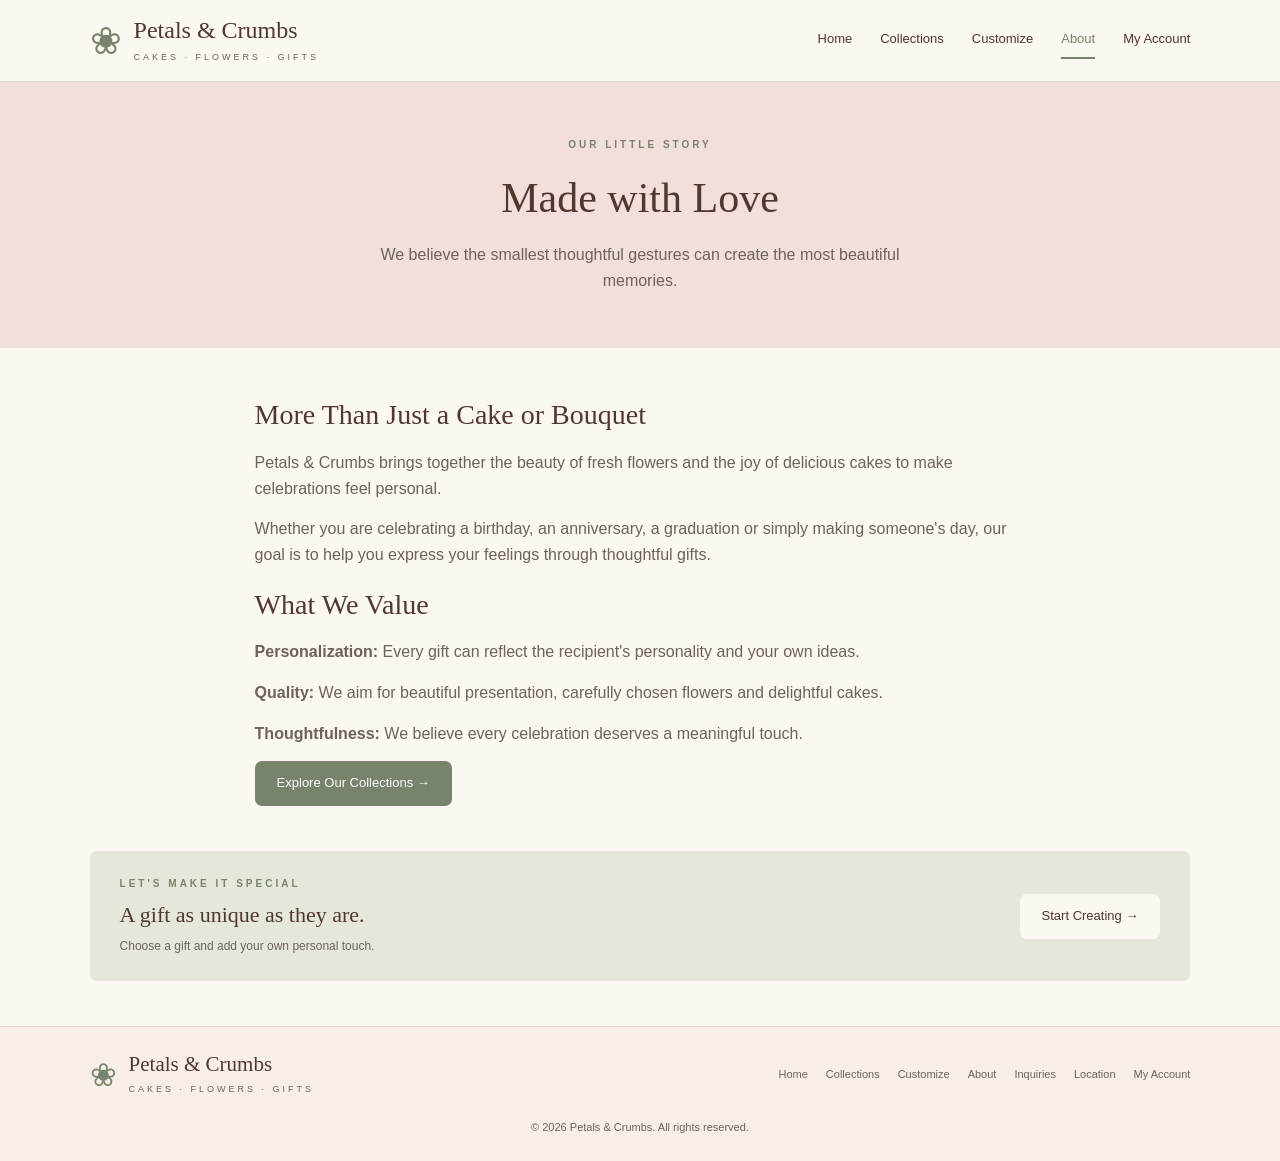
<file: about.html>
<!DOCTYPE html>
<html lang="en">
<head>
  <meta charset="UTF-8">
  <meta name="viewport" content="width=device-width, initial-scale=1.0">
  <title>About Us | Petals &amp; Crumbs</title>
  <link rel="stylesheet" href="css/style.css">
  <script src="js/script.js" defer></script>
</head>
<body>
<header class="site-header">
  <a class="brand" href="index.html"><span class="brand-flower" aria-hidden="true">❀</span><span><span class="brand-name">Petals &amp; Crumbs</span><span class="brand-tagline">CAKES · FLOWERS · GIFTS</span></span></a>
  <button class="menu-toggle" aria-label="Toggle navigation" aria-expanded="false">☰</button>
  <nav class="navigation" aria-label="Main navigation"><a href="index.html">Home</a><a href="collections.html">Collections</a><a href="customize.html">Customize</a><a class="active" href="about.html">About</a><a href="login.html">My Account</a></nav>
</header>
<main>
  <section class="page-intro"><p class="eyebrow">OUR LITTLE STORY</p><h1>Made with Love</h1><p>We believe the smallest thoughtful gestures can create the most beautiful memories.</p></section>
  <section class="content-section">
    <h2>More Than Just a Cake or Bouquet</h2>
    <p>Petals &amp; Crumbs brings together the beauty of fresh flowers and the joy of delicious cakes to make celebrations feel personal.</p>
    <p>Whether you are celebrating a birthday, an anniversary, a graduation or simply making someone's day, our goal is to help you express your feelings through thoughtful gifts.</p>
    <h2>What We Value</h2>
    <p><strong>Personalization:</strong> Every gift can reflect the recipient's personality and your own ideas.</p>
    <p><strong>Quality:</strong> We aim for beautiful presentation, carefully chosen flowers and delightful cakes.</p>
    <p><strong>Thoughtfulness:</strong> We believe every celebration deserves a meaningful touch.</p>
    <a class="button button-green" href="collections.html">Explore Our Collections →</a>
  </section>
  <section class="occasion-banner"><div><p class="eyebrow">LET'S MAKE IT SPECIAL</p><h2>A gift as unique as they are.</h2><p>Choose a gift and add your own personal touch.</p></div><a class="button button-light" href="customize.html">Start Creating →</a></section>
</main>
<footer class="site-footer">
  <a class="brand footer-brand" href="index.html"><span class="brand-flower" aria-hidden="true">❀</span><span><span class="brand-name">Petals &amp; Crumbs</span><span class="brand-tagline">CAKES · FLOWERS · GIFTS</span></span></a>
  <div class="footer-links"><a href="index.html">Home</a><a href="collections.html">Collections</a><a href="customize.html">Customize</a><a href="about.html">About</a><a href="feedback.html">Inquiries</a><a href="https://www.google.com/maps/search/?api=1&amp;query=Petals%20%26%20Crumbs" target="_blank" rel="noopener noreferrer">Location</a><a href="login.html">My Account</a></div>
  <p class="copyright">© <span id="year">2026</span> Petals &amp; Crumbs. All rights reserved.</p>
</footer>
</body>
</html>
</file>
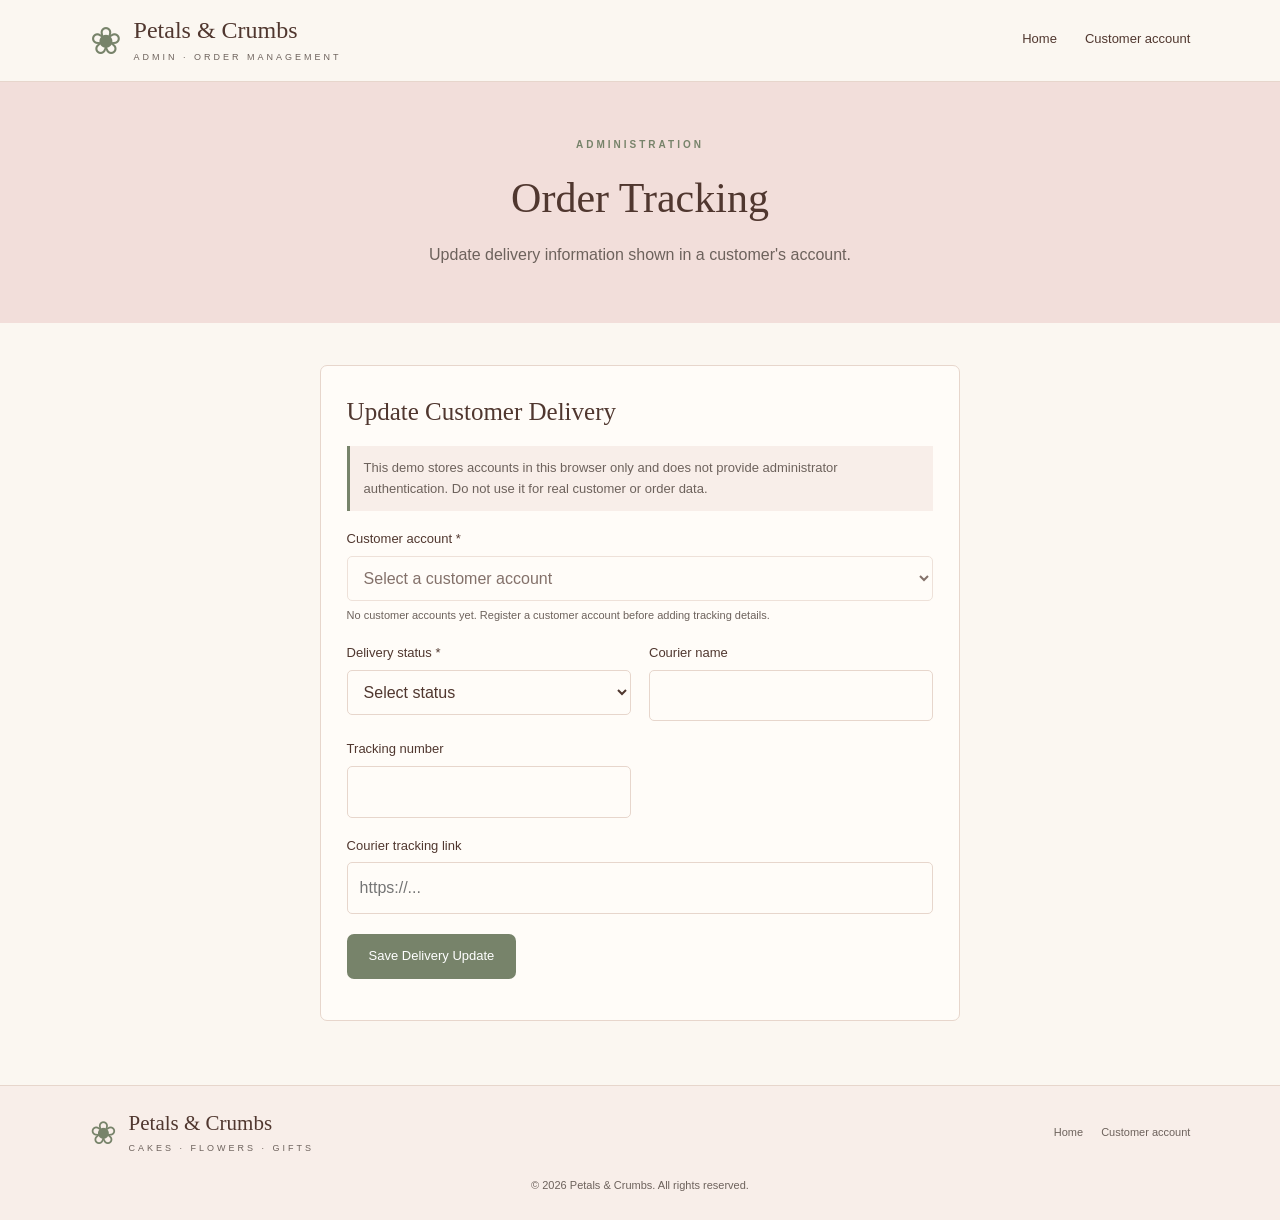
<file: admin.html>
<!DOCTYPE html>
<html lang="en">
<head>
  <meta charset="UTF-8">
  <meta name="viewport" content="width=device-width, initial-scale=1.0">
  <title>Admin Order Tracking | Petals &amp; Crumbs</title>
  <link rel="stylesheet" href="css/style.css">
  <script src="js/script.js" defer></script>
</head>
<body>
<header class="site-header">
  <a class="brand" href="index.html"><span class="brand-flower" aria-hidden="true">❀</span><span><span class="brand-name">Petals &amp; Crumbs</span><span class="brand-tagline">ADMIN · ORDER MANAGEMENT</span></span></a>
  <button class="menu-toggle" aria-label="Toggle navigation" aria-expanded="false">☰</button>
  <nav class="navigation" aria-label="Main navigation"><a href="index.html">Home</a><a href="settings.html">Customer account</a></nav>
</header>
<main>
  <section class="page-intro"><p class="eyebrow">ADMINISTRATION</p><h1>Order Tracking</h1><p>Update delivery information shown in a customer's account.</p></section>
  <section class="account-area">
    <div class="account-panel">
      <h2>Update Customer Delivery</h2>
      <p class="account-note">This demo stores accounts in this browser only and does not provide administrator authentication. Do not use it for real customer or order data.</p>
      <form id="adminTrackingForm">
        <div class="form-grid">
          <div class="form-field full-width"><label for="trackingAccount">Customer account *</label><select id="trackingAccount" name="account" required aria-describedby="trackingAccountHelp"><option value="">Select a customer account</option></select><small id="trackingAccountHelp">Choose the customer whose delivery details you want to update.</small></div>
          <div class="form-field"><label for="adminTrackingStatus">Delivery status *</label><select id="adminTrackingStatus" name="status" required><option value="">Select status</option><option>Order received</option><option>Preparing</option><option>Dispatched</option><option>Out for delivery</option><option>Delivered</option></select></div>
          <div class="form-field"><label for="adminTrackingCarrier">Courier name</label><input type="text" id="adminTrackingCarrier" name="carrier" autocomplete="off"></div>
          <div class="form-field"><label for="adminTrackingNumber">Tracking number</label><input type="text" id="adminTrackingNumber" name="trackingNumber" autocomplete="off"></div>
          <div class="form-field full-width"><label for="adminTrackingUrl">Courier tracking link</label><input type="url" id="adminTrackingUrl" name="url" placeholder="https://..." inputmode="url" autocomplete="url"></div>
        </div>
        <button class="button button-green form-submit" type="submit">Save Delivery Update</button>
        <p id="adminTrackingMessage" class="form-message" role="status" aria-live="polite"></p>
      </form>
    </div>
  </section>
</main>
<footer class="site-footer">
  <a class="brand footer-brand" href="index.html"><span class="brand-flower" aria-hidden="true">❀</span><span><span class="brand-name">Petals &amp; Crumbs</span><span class="brand-tagline">CAKES · FLOWERS · GIFTS</span></span></a>
  <div class="footer-links"><a href="index.html">Home</a><a href="settings.html">Customer account</a></div>
  <p class="copyright">© <span id="year">2026</span> Petals &amp; Crumbs. All rights reserved.</p>
</footer>
</body>
</html>
</file>
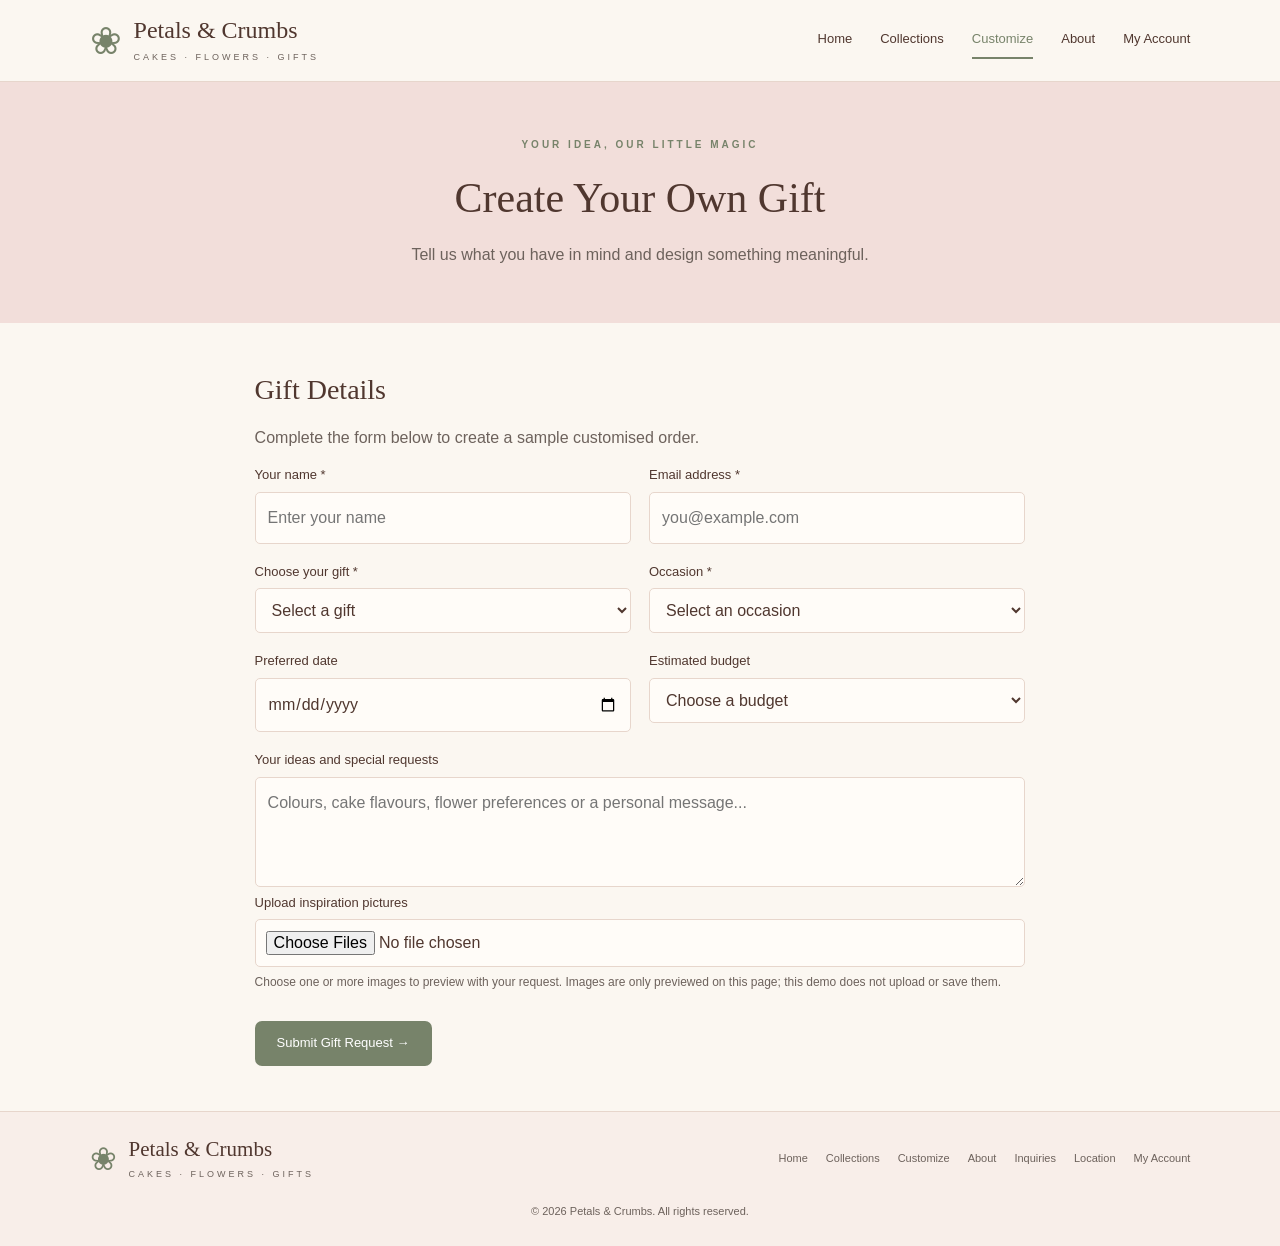
<file: customize.html>
<!DOCTYPE html>
<html lang="en">
<head>
  <meta charset="UTF-8">
  <meta name="viewport" content="width=device-width, initial-scale=1.0">
  <title>Customize Your Gift | Petals &amp; Crumbs</title>
  <link rel="stylesheet" href="css/style.css">
  <script src="js/script.js" defer></script>
</head>
<body>
<header class="site-header">
  <a class="brand" href="index.html"><span class="brand-flower" aria-hidden="true">❀</span><span><span class="brand-name">Petals &amp; Crumbs</span><span class="brand-tagline">CAKES · FLOWERS · GIFTS</span></span></a>
  <button class="menu-toggle" aria-label="Toggle navigation" aria-expanded="false">☰</button>
  <nav class="navigation" aria-label="Main navigation"><a href="index.html">Home</a><a href="collections.html">Collections</a><a class="active" href="customize.html">Customize</a><a href="about.html">About</a><a href="login.html">My Account</a></nav>
</header>
<main>
  <section class="page-intro"><p class="eyebrow">YOUR IDEA, OUR LITTLE MAGIC</p><h1>Create Your Own Gift</h1><p>Tell us what you have in mind and design something meaningful.</p></section>
  <section class="content-section">
    <h2>Gift Details</h2><p>Complete the form below to create a sample customised order.</p>
    <form id="giftForm">
      <div class="form-grid">
        <div class="form-field"><label for="customerName">Your name *</label><input type="text" id="customerName" name="customerName" placeholder="Enter your name" required></div>
        <div class="form-field"><label for="email">Email address *</label><input type="email" id="email" name="email" placeholder="you@example.com" required></div>
        <div class="form-field"><label for="giftType">Choose your gift *</label><select id="giftType" name="giftType" required><option value="">Select a gift</option><optgroup label="Cakes"><option value="Petite Vanilla Cake — RM48">Petite Vanilla Cake — RM48</option><option value="Chocolate Fudge Cake — RM75">Chocolate Fudge Cake — RM75</option><option value="Berry Celebration Cake — RM110">Berry Celebration Cake — RM110</option><option value="Custom Celebration Cake — RM155">Custom Celebration Cake — RM155</option><option value="Signature Decorated Cake — RM200">Signature Decorated Cake — RM200</option><option value="Lemon Drizzle Cake — RM55">Lemon Drizzle Cake — RM55</option><option value="Classic Red Velvet Cake — RM90">Classic Red Velvet Cake — RM90</option><option value="Matcha Cream Cake — RM125">Matcha Cream Cake — RM125</option><option value="Salted Caramel Layer Cake — RM175">Salted Caramel Layer Cake — RM175</option><option value="Tropical Fruit Cake — RM185">Tropical Fruit Cake — RM185</option></optgroup><optgroup label="Flower Bouquets"><option value="Petite Posy — RM45">Petite Posy — RM45</option><option value="Pastel Garden Bouquet — RM70">Pastel Garden Bouquet — RM70</option><option value="Rose &amp; Lily Bouquet — RM105">Rose &amp; Lily Bouquet — RM105</option><option value="Romantic Rose Bouquet — RM150">Romantic Rose Bouquet — RM150</option><option value="Grand Celebration Bouquet — RM200">Grand Celebration Bouquet — RM200</option><option value="Daisy Daydream — RM55">Daisy Daydream — RM55</option><option value="Sunshine Sunflowers — RM85">Sunshine Sunflowers — RM85</option><option value="Blush Peony Bouquet — RM120">Blush Peony Bouquet — RM120</option><option value="Orchid Elegance — RM175">Orchid Elegance — RM175</option><option value="Wildflower Meadow — RM185">Wildflower Meadow — RM185</option></optgroup><optgroup label="Gifts"><option value="Gift Box">Gift Box — from RM120</option><option value="Cake and Flowers">Cake &amp; Flowers — custom quote</option></optgroup></select></div>
        <div class="form-field"><label for="occasion">Occasion *</label><select id="occasion" name="occasion" required><option value="">Select an occasion</option><option>Birthday</option><option>Anniversary</option><option>Graduation</option><option>Wedding</option><option>Thank You</option><option>Just Because</option></select></div>
        <div class="form-field"><label for="date">Preferred date</label><input type="date" id="date" name="date"></div>
        <div class="form-field"><label for="budget">Estimated budget</label><select id="budget" name="budget"><option value="">Choose a budget</option><option>Below RM50</option><option>RM50–RM100</option><option>RM101–RM200</option><option>Above RM200</option></select></div>
        <div class="form-field full-width"><label for="message">Your ideas and special requests</label><textarea id="message" name="message" placeholder="Colours, cake flavours, flower preferences or a personal message..."></textarea><label for="inspirationImages">Upload inspiration pictures</label><input type="file" id="inspirationImages" name="inspirationImages" accept="image/*" multiple aria-describedby="imageUploadHelp"><small id="imageUploadHelp">Choose one or more images to preview with your request. Images are only previewed on this page; this demo does not upload or save them.</small><div id="imagePreviews" class="image-preview-grid" aria-live="polite" aria-label="Selected image previews"></div></div>
      </div>
      <button type="submit" class="button button-green form-submit">Submit Gift Request →</button>
    </form>
  </section>
</main>
<footer class="site-footer">
  <a class="brand footer-brand" href="index.html"><span class="brand-flower" aria-hidden="true">❀</span><span><span class="brand-name">Petals &amp; Crumbs</span><span class="brand-tagline">CAKES · FLOWERS · GIFTS</span></span></a>
  <div class="footer-links"><a href="index.html">Home</a><a href="collections.html">Collections</a><a href="customize.html">Customize</a><a href="about.html">About</a><a href="feedback.html">Inquiries</a><a href="https://www.google.com/maps/search/?api=1&amp;query=Petals%20%26%20Crumbs" target="_blank" rel="noopener noreferrer">Location</a><a href="login.html">My Account</a></div>
  <p class="copyright">© <span id="year">2026</span> Petals &amp; Crumbs. All rights reserved.</p>
</footer>
</body>
</html>
</file>
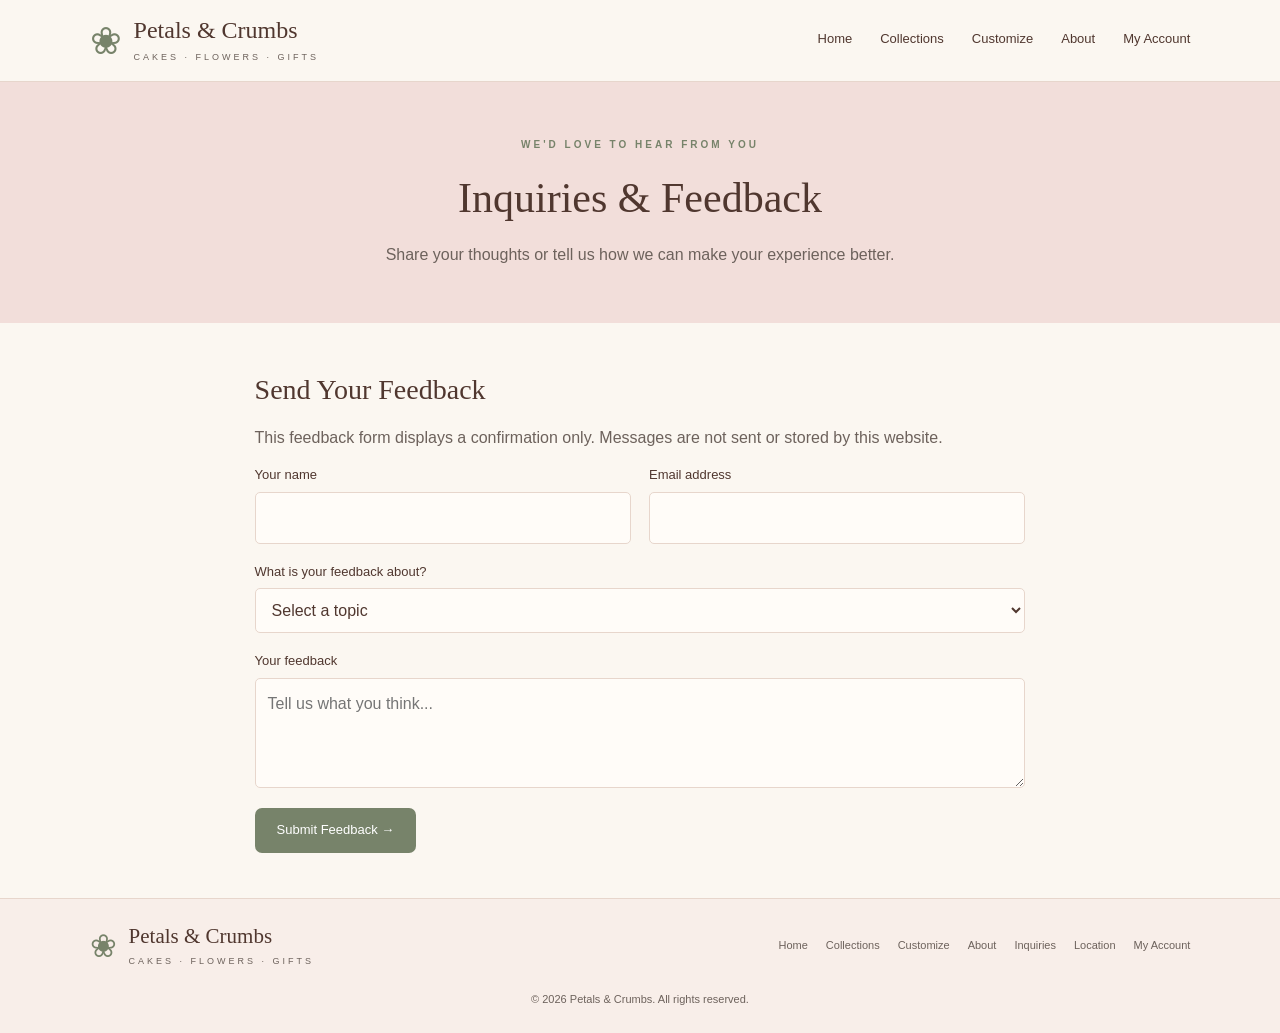
<file: feedback.html>
<!DOCTYPE html>
<html lang="en">
<head>
  <meta charset="UTF-8">
  <meta name="viewport" content="width=device-width, initial-scale=1.0">
  <title>Inquiries &amp; Feedback | Petals &amp; Crumbs</title>
  <link rel="stylesheet" href="css/style.css">
  <script src="js/script.js" defer></script>
</head>
<body>
<header class="site-header">
  <a class="brand" href="index.html"><span class="brand-flower" aria-hidden="true">❀</span><span><span class="brand-name">Petals &amp; Crumbs</span><span class="brand-tagline">CAKES · FLOWERS · GIFTS</span></span></a>
  <button class="menu-toggle" aria-label="Toggle navigation" aria-expanded="false">☰</button>
  <nav class="navigation" aria-label="Main navigation"><a href="index.html">Home</a><a href="collections.html">Collections</a><a href="customize.html">Customize</a><a href="about.html">About</a><a href="login.html">My Account</a></nav>
</header>
<main>
  <section class="page-intro"><p class="eyebrow">WE'D LOVE TO HEAR FROM YOU</p><h1>Inquiries &amp; Feedback</h1><p>Share your thoughts or tell us how we can make your experience better.</p></section>
  <section class="content-section">
    <h2>Send Your Feedback</h2>
    <p>This feedback form displays a confirmation only. Messages are not sent or stored by this website.</p>
    <form id="feedbackForm">
      <div class="form-grid">
        <div class="form-field"><label for="feedbackName">Your name</label><input type="text" id="feedbackName" name="name" autocomplete="name" required></div>
        <div class="form-field"><label for="feedbackEmail">Email address</label><input type="email" id="feedbackEmail" name="email" autocomplete="email" required></div>
        <div class="form-field full-width"><label for="feedbackTopic">What is your feedback about?</label><select id="feedbackTopic" name="topic" required><option value="">Select a topic</option><option>Website experience</option><option>Product quality</option><option>Delivery experience</option><option>Customer service</option><option>Other</option></select></div>
        <div class="form-field full-width"><label for="feedbackMessage">Your feedback</label><textarea id="feedbackMessage" name="message" placeholder="Tell us what you think..." required></textarea></div>
      </div>
      <button type="submit" class="button button-green form-submit">Submit Feedback →</button>
    </form>
  </section>
</main>
<footer class="site-footer">
  <a class="brand footer-brand" href="index.html"><span class="brand-flower" aria-hidden="true">❀</span><span><span class="brand-name">Petals &amp; Crumbs</span><span class="brand-tagline">CAKES · FLOWERS · GIFTS</span></span></a>
  <div class="footer-links"><a href="index.html">Home</a><a href="collections.html">Collections</a><a href="customize.html">Customize</a><a href="about.html">About</a><a href="feedback.html">Inquiries</a><a href="https://www.google.com/maps/search/?api=1&amp;query=Petals%20%26%20Crumbs" target="_blank" rel="noopener noreferrer">Location</a><a href="login.html">My Account</a></div>
  <p class="copyright">© <span id="year">2026</span> Petals &amp; Crumbs. All rights reserved.</p>
</footer>
</body>
</html>
</file>
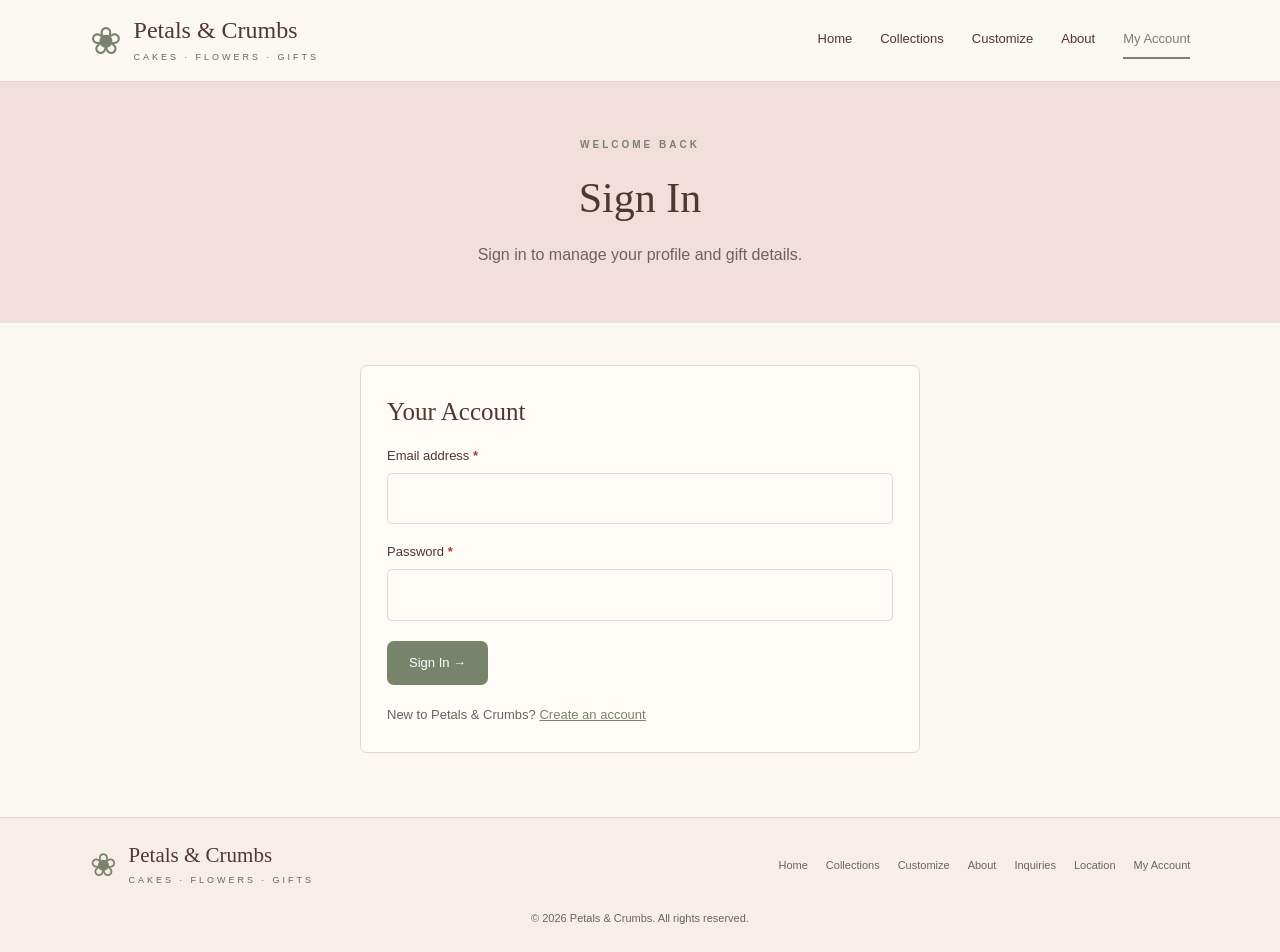
<file: login.html>
<!DOCTYPE html>
<html lang="en">
<head>
  <meta charset="UTF-8">
  <meta name="viewport" content="width=device-width, initial-scale=1.0">
  <title>Sign In | Petals &amp; Crumbs</title>
  <link rel="stylesheet" href="css/style.css">
  <script src="js/script.js" defer></script>
</head>
<body>
<header class="site-header">
  <a class="brand" href="index.html"><span class="brand-flower" aria-hidden="true">❀</span><span><span class="brand-name">Petals &amp; Crumbs</span><span class="brand-tagline">CAKES · FLOWERS · GIFTS</span></span></a>
  <button class="menu-toggle" aria-label="Toggle navigation" aria-expanded="false">☰</button>
  <nav class="navigation" aria-label="Main navigation"><a href="index.html">Home</a><a href="collections.html">Collections</a><a href="customize.html">Customize</a><a href="about.html">About</a><a class="active" href="login.html">My Account</a></nav>
</header>
<main>
  <section class="page-intro"><p class="eyebrow">WELCOME BACK</p><h1>Sign In</h1><p>Sign in to manage your profile and gift details.</p></section>
  <section class="account-area">
    <div class="account-panel auth-panel">
      <h2>Your Account</h2>
      <form id="loginForm">
        <div class="form-grid">
          <div class="form-field full-width"><label for="loginEmail">Email address <span class="required-mark" aria-hidden="true">*</span></label><input type="email" id="loginEmail" name="email" autocomplete="email" required></div>
          <div class="form-field full-width"><label for="loginPassword">Password <span class="required-mark" aria-hidden="true">*</span></label><input type="password" id="loginPassword" name="password" autocomplete="current-password" required></div>
        </div>
        <button class="button button-green form-submit" type="submit">Sign In →</button>
        <p id="loginMessage" class="form-message" role="status" aria-live="polite"></p>
      </form>
      <p class="account-switch">New to Petals &amp; Crumbs? <a href="register.html">Create an account</a></p>
    </div>
  </section>
</main>
<footer class="site-footer">
  <a class="brand footer-brand" href="index.html"><span class="brand-flower" aria-hidden="true">❀</span><span><span class="brand-name">Petals &amp; Crumbs</span><span class="brand-tagline">CAKES · FLOWERS · GIFTS</span></span></a>
  <div class="footer-links"><a href="index.html">Home</a><a href="collections.html">Collections</a><a href="customize.html">Customize</a><a href="about.html">About</a><a href="feedback.html">Inquiries</a><a href="https://www.google.com/maps/search/?api=1&amp;query=Petals%20%26%20Crumbs" target="_blank" rel="noopener noreferrer">Location</a><a href="login.html">My Account</a></div>
  <p class="copyright">© <span id="year">2026</span> Petals &amp; Crumbs. All rights reserved.</p>
</footer>
</body>
</html>
</file>
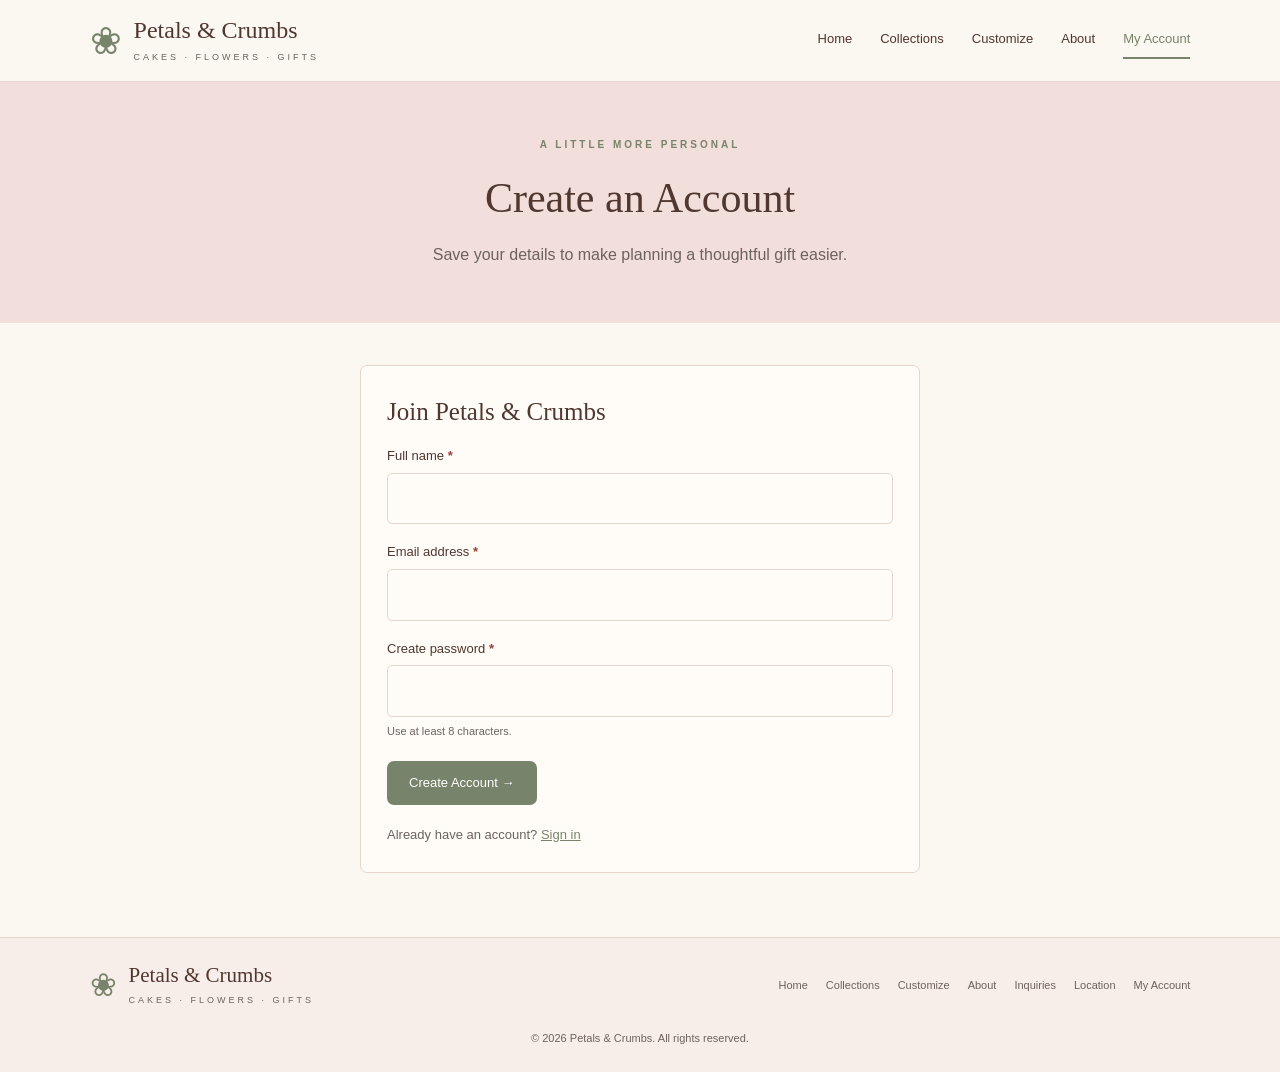
<file: register.html>
<!DOCTYPE html>
<html lang="en">
<head>
  <meta charset="UTF-8">
  <meta name="viewport" content="width=device-width, initial-scale=1.0">
  <title>Create Account | Petals &amp; Crumbs</title>
  <link rel="stylesheet" href="css/style.css">
  <script src="js/script.js" defer></script>
</head>
<body>
<header class="site-header">
  <a class="brand" href="index.html"><span class="brand-flower" aria-hidden="true">❀</span><span><span class="brand-name">Petals &amp; Crumbs</span><span class="brand-tagline">CAKES · FLOWERS · GIFTS</span></span></a>
  <button class="menu-toggle" aria-label="Toggle navigation" aria-expanded="false">☰</button>
  <nav class="navigation" aria-label="Main navigation"><a href="index.html">Home</a><a href="collections.html">Collections</a><a href="customize.html">Customize</a><a href="about.html">About</a><a class="active" href="login.html">My Account</a></nav>
</header>
<main>
  <section class="page-intro"><p class="eyebrow">A LITTLE MORE PERSONAL</p><h1>Create an Account</h1><p>Save your details to make planning a thoughtful gift easier.</p></section>
  <section class="account-area">
    <div class="account-panel auth-panel">
      <h2>Join Petals &amp; Crumbs</h2>
      <form id="registerForm">
        <div class="form-grid">
          <div class="form-field full-width"><label for="registerName">Full name <span class="required-mark" aria-hidden="true">*</span></label><input type="text" id="registerName" name="name" autocomplete="name" required></div>
          <div class="form-field full-width"><label for="registerEmail">Email address <span class="required-mark" aria-hidden="true">*</span></label><input type="email" id="registerEmail" name="email" autocomplete="email" required></div>
          <div class="form-field full-width"><label for="registerPassword">Create password <span class="required-mark" aria-hidden="true">*</span></label><input type="password" id="registerPassword" name="password" autocomplete="new-password" minlength="8" required><small>Use at least 8 characters.</small></div>
        </div>
        <button class="button button-green form-submit" type="submit">Create Account →</button>
        <p id="registerMessage" class="form-message" role="status" aria-live="polite"></p>
      </form>
      <p class="account-switch">Already have an account? <a href="login.html">Sign in</a></p>
    </div>
  </section>
</main>
<footer class="site-footer">
  <a class="brand footer-brand" href="index.html"><span class="brand-flower" aria-hidden="true">❀</span><span><span class="brand-name">Petals &amp; Crumbs</span><span class="brand-tagline">CAKES · FLOWERS · GIFTS</span></span></a>
  <div class="footer-links"><a href="index.html">Home</a><a href="collections.html">Collections</a><a href="customize.html">Customize</a><a href="about.html">About</a><a href="feedback.html">Inquiries</a><a href="https://www.google.com/maps/search/?api=1&amp;query=Petals%20%26%20Crumbs" target="_blank" rel="noopener noreferrer">Location</a><a href="login.html">My Account</a></div>
  <p class="copyright">© <span id="year">2026</span> Petals &amp; Crumbs. All rights reserved.</p>
</footer>
</body>
</html>
</file>
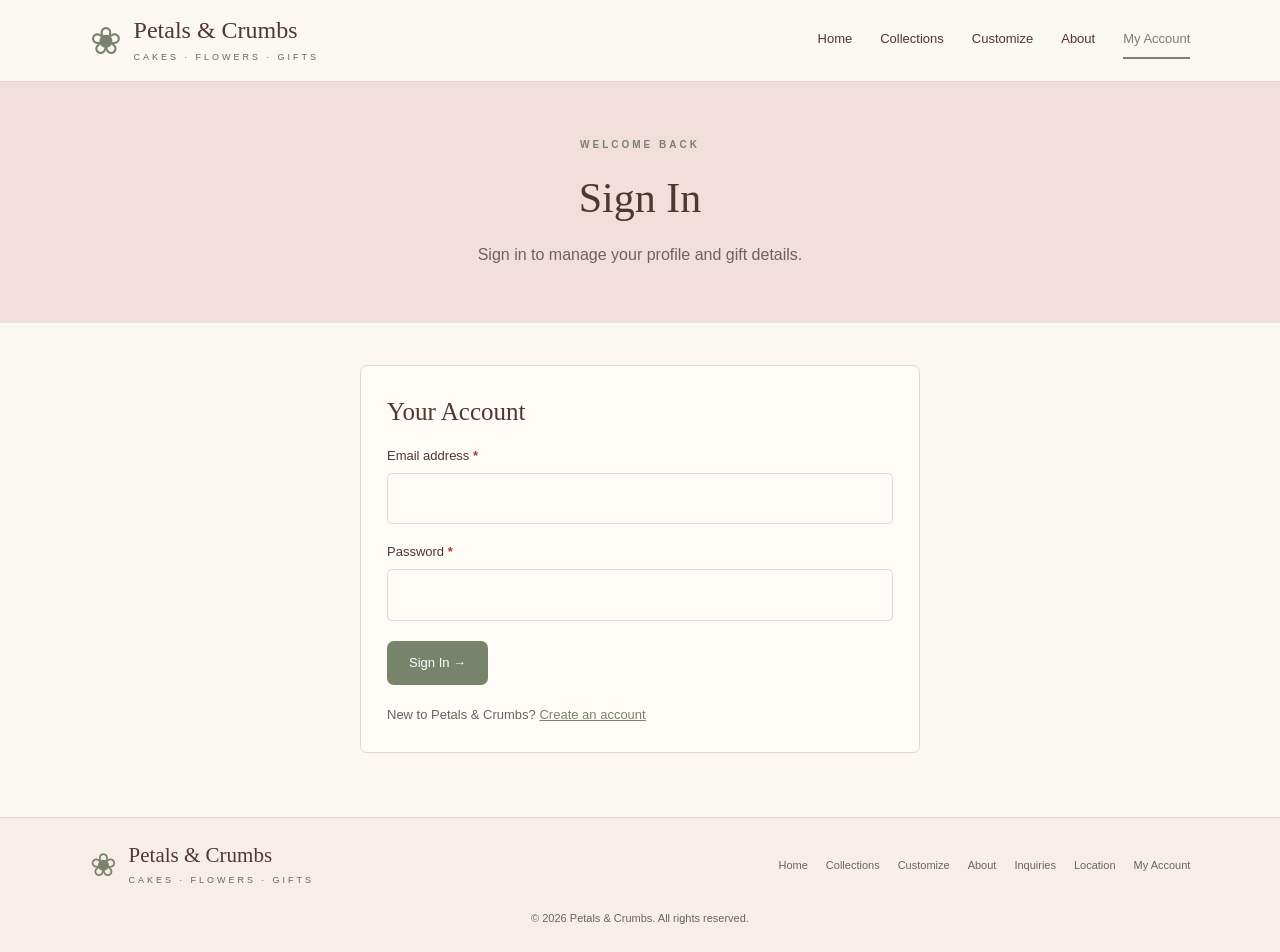
<file: settings.html>
<!DOCTYPE html>
<html lang="en">
<head>
  <meta charset="UTF-8">
  <meta name="viewport" content="width=device-width, initial-scale=1.0">
  <title>Account Settings | Petals &amp; Crumbs</title>
  <link rel="stylesheet" href="css/style.css">
  <script src="js/script.js" defer></script>
</head>
<body>
<header class="site-header">
  <a class="brand" href="index.html"><span class="brand-flower" aria-hidden="true">❀</span><span><span class="brand-name">Petals &amp; Crumbs</span><span class="brand-tagline">CAKES · FLOWERS · GIFTS</span></span></a>
  <button class="menu-toggle" aria-label="Toggle navigation" aria-expanded="false">☰</button>
  <nav class="navigation" aria-label="Main navigation"><a href="index.html">Home</a><a href="collections.html">Collections</a><a href="customize.html">Customize</a><a href="about.html">About</a><a class="active" href="login.html">My Account</a></nav>
</header>
<main>
  <section class="page-intro"><p class="eyebrow">YOUR ACCOUNT</p><h1>Account Settings</h1><p>Keep your profile and gift details up to date.</p></section>
  <section class="account-area settings-area">
    <p class="signed-in-as">Signed in as <strong id="settingsEmail"></strong></p>
    <p class="account-note">For your security, never enter a full card number or security code.</p>
    <div class="account-panel">
      <h2>Profile</h2>
      <form id="settingsForm">
        <div class="form-grid">
          <div class="form-field"><label for="profileName">Full name</label><input type="text" id="profileName" name="name" autocomplete="name" required></div>
          <div class="form-field"><label for="profilePhone">Phone number</label><input type="tel" id="profilePhone" name="phone" autocomplete="tel"></div>
        </div>
        <button class="button button-green form-submit" type="submit">Save Profile</button>
        <p id="settingsMessage" class="form-message" role="status" aria-live="polite"></p>
      </form>
    </div>
    <div class="account-panel">
      <h2>Billing Address</h2>
      <form id="billingForm">
        <div class="form-grid">
          <div class="form-field full-width"><label for="billingAddress">Street address</label><input type="text" id="billingAddress" name="address" autocomplete="street-address" required></div>
          <div class="form-field"><label for="billingCity">City</label><input type="text" id="billingCity" name="city" autocomplete="address-level2" required></div>
          <div class="form-field"><label for="billingPostcode">Postcode</label><input type="text" id="billingPostcode" name="postcode" autocomplete="postal-code" required></div>
          <div class="form-field full-width"><label for="billingCountry">Country</label><input type="text" id="billingCountry" name="country" autocomplete="country-name" required></div>
        </div>
        <button class="button button-green form-submit" type="submit">Save Billing Address</button>
        <p id="billingMessage" class="form-message" role="status" aria-live="polite"></p>
      </form>
    </div>
    <div class="account-panel">
      <h2>Delivery Information</h2>
      <p>Save the address where you would like orders delivered.</p>
      <form id="deliveryForm">
        <div class="form-grid">
          <div class="form-field"><label for="deliveryName">Recipient name</label><input type="text" id="deliveryName" name="name" autocomplete="shipping name" required></div>
          <div class="form-field"><label for="deliveryPhone">Contact phone</label><input type="tel" id="deliveryPhone" name="phone" autocomplete="shipping tel" required></div>
          <div class="form-field full-width"><label for="deliveryAddress">Street address</label><input type="text" id="deliveryAddress" name="address" autocomplete="shipping street-address" required></div>
          <div class="form-field"><label for="deliveryCity">City</label><input type="text" id="deliveryCity" name="city" autocomplete="shipping address-level2" required></div>
          <div class="form-field"><label for="deliveryPostcode">Postcode</label><input type="text" id="deliveryPostcode" name="postcode" autocomplete="shipping postal-code" required></div>
          <div class="form-field full-width"><label for="deliveryCountry">Country</label><input type="text" id="deliveryCountry" name="country" autocomplete="shipping country-name" required></div>
        </div>
        <button class="button button-green form-submit" type="submit">Save Delivery Information</button>
        <p id="deliveryMessage" class="form-message" role="status" aria-live="polite"></p>
      </form>
    </div>
    <div class="account-panel">
      <h2>Order Tracking</h2>
      <p>Delivery updates are provided by our team.</p>
      <dl id="trackingDetails" class="tracking-details" aria-live="polite">
        <div><dt>Delivery status</dt><dd id="trackingStatusDisplay">No updates yet.</dd></div>
        <div><dt>Courier</dt><dd id="trackingCarrierDisplay">Not provided</dd></div>
        <div><dt>Tracking number</dt><dd id="trackingNumberDisplay">Not provided</dd></div>
        <div><dt>Courier tracking link</dt><dd><a id="trackingLinkDisplay" target="_blank" rel="noopener noreferrer" hidden></a><span id="trackingLinkEmpty">Not provided</span></dd></div>
      </dl>
    </div>
    <div class="account-panel">
      <h2>Payment Method</h2>
      <form id="paymentForm">
        <div class="form-grid">
          <div class="form-field"><label for="paymentName">Name on card</label><input type="text" id="paymentName" name="name" autocomplete="cc-name"></div>
          <div class="form-field"><label for="paymentLastFour">Card last four digits</label><input type="text" id="paymentLastFour" name="lastFour" inputmode="numeric" pattern="[0-9]{4}" maxlength="4" placeholder="1234" autocomplete="off" aria-describedby="lastFourHelp"><small id="lastFourHelp">Do not enter the full card number or security code.</small></div>
        </div>
        <button class="button button-green form-submit" type="submit">Save Payment Display</button>
        <p id="paymentMessage" class="form-message" role="status" aria-live="polite"></p>
      </form>
    </div>
    <div class="logout-row"><div><h2>Sign Out</h2><p>Sign out of your account.</p></div><button id="logoutButton" class="button button-outline" type="button">Log Out</button></div>
  </section>
</main>
<footer class="site-footer">
  <a class="brand footer-brand" href="index.html"><span class="brand-flower" aria-hidden="true">❀</span><span><span class="brand-name">Petals &amp; Crumbs</span><span class="brand-tagline">CAKES · FLOWERS · GIFTS</span></span></a>
  <div class="footer-links"><a href="index.html">Home</a><a href="collections.html">Collections</a><a href="customize.html">Customize</a><a href="about.html">About</a><a href="feedback.html">Inquiries</a><a href="https://www.google.com/maps/search/?api=1&amp;query=Petals%20%26%20Crumbs" target="_blank" rel="noopener noreferrer">Location</a><a href="login.html">My Account</a></div>
  <p class="copyright">© <span id="year">2026</span> Petals &amp; Crumbs. All rights reserved.</p>
</footer>
</body>
</html>
</file>
<file: css/style.css>
/* Petals & Crumbs — pastel, minimalist responsive design */

/* Global styles and theme */
:root {
  --cream: #FBF7F1;
  --blush: #F2DEDA;
  --pink: #E8C5BF;
  --sage: #77836A;
  --sage-light: #E6E7DB;
  --brown: #50372F;
  --text: #6D625C;
  --white: #FFFFFF;
  --border: #E7D6CC;
}
* { box-sizing: border-box; margin: 0; padding: 0; }
html { 
  scroll-behavior: smooth; 
}
body { 
  background: var(--cream); 
  color: var(--brown); 
  font-family: Arial, Helvetica, sans-serif; 
  line-height: 1.6; 
}
a { 
  color: inherit; 
  text-decoration: none; 
}
button, input, select, textarea { 
  font: inherit; 
}
a:focus-visible, button:focus-visible, input:focus-visible, select:focus-visible, textarea:focus-visible { 
  outline: 3px solid var(--sage); 
  outline-offset: 4px; 
}

/* Header, brand and navigation */
.site-header { 
  min-height: 82px; 
  padding: 15px 7%; 
  display: flex; 
  align-items: center; 
  justify-content: space-between; 
  gap: 25px; 
  background: var(--cream); 
  border-bottom: 1px solid var(--border); 
}
.brand { 
  display: flex; 
  align-items: center; 
  gap: 12px; 
  flex-shrink: 0; 
}
.brand-flower { 
  font-size: 38px; 
  color: var(--sage); 
  line-height: 1; 
}
.brand-name { 
  display: block; 
  font-family: Georgia, 
  "Times New Roman", serif; 
  font-size: 24px; 
  line-height: 1.2; 
}
.brand-tagline { 
  display: block; 
  margin-top: 5px; 
  font-size: 9px; 
  letter-spacing: 3px; 
  color: var(--text); 
}
.navigation { 
  display: flex; 
  align-items: center; 
  gap: 28px; 
}
.navigation a { 
  font-size: 13px; 
  padding: 7px 0; 
  border-bottom: 2px solid transparent; 
}
.navigation a:hover, .navigation a.active { 
  color: var(--sage); 
  border-bottom-color: var(--sage); 
}
.header-link { 
  color: var(--sage); 
  font-size: 13px; 
  white-space: nowrap; 
}
.menu-toggle { 
  display: none; 
  border: 0; 
  background: transparent; 
  color: var(--brown); 
  font-size: 26px; 
  cursor: pointer; 
}

/* Home page hero and slideshow */
.hero { 
  display: grid; 
  grid-template-columns: .85fr 1.15fr; 
  min-height: 390px;
  background: var(--blush); 
}
.hero-content { 
  align-self: center; 
  padding: 55px 8% 55px 12%; 
}
.eyebrow { 
  margin-bottom: 12px; 
  color: var(--sage); 
  font-size: 10px; 
  font-weight: bold; 
  letter-spacing: 3px; 
}
.hero h1 { 
  font-family: Georgia, "Times New Roman", serif; 
  font-size: clamp(34px, 3.8vw, 54px); 
  font-weight: normal; 
  line-height: 1.15; 
}
.hero h1 em { 
  font-weight: normal; 
}
.hero-description { 
  max-width: 350px; 
  margin: 18px 0 25px; 
  color: var(--text); 
  font-size: 14px; }
.hero-showcase {
  position: relative;
  min-height: 390px;
  overflow: hidden;
  background: var(--pink);
}
.hero-slide {
  position: absolute;
  inset: 0;
  display: flex;
  align-items: flex-end;
  background-color: var(--pink);
  background-size: cover;
  background-position: center;
  color: var(--white);
  opacity: 0;
  pointer-events: none;
  visibility: hidden;
  transition: opacity .5s ease, visibility .5s;
}
.hero-slide.is-active {
  opacity: 1;
  pointer-events: auto;
  visibility: visible;
}
.hero-slide::before {
  position: absolute;
  inset: 45% 0 0;
  background: linear-gradient(transparent, rgb(37 29 25 / 65%));
  content: "";
}
.hero-slide-cakes {
  background-image: url("https://images.unsplash.com/photo-1578985545062-69928b1d9587?auto=format&fit=crop&w=1400&q=85");
}
.hero-slide-flowers {
  background-image: url("https://encrypted-tbn0.gstatic.com/images?q=tbn:ANd9GcS4Bg6Y96ZJHQpQLrTfc61_Ga2SC6dvwEZqJyRmJyeGAcC0J6-Qs9kFNAo&s=10");
}
.hero-slide-gifts {
  background-image: url("https://www.lartiste.com.my/wp-content/uploads/2022/08/rm330-flower-and-cake-box5.jpg");
}
.hero-slide-caption {
  position: relative;
  z-index: 1;
  margin: 0 100px 38px 9%;
  font-family: Georgia, "Times New Roman", serif;
  font-size: clamp(21px, 2.5vw, 32px);
  text-shadow: 0 1px 5px rgb(0 0 0 / 30%);
}
.hero-slide-caption span {
  display: inline-block;
  margin-left: 8px;
  font-family: Arial, sans-serif;
  font-size: .7em;
  transition: transform .2s;
}
.hero-slide:hover .hero-slide-caption span {
  transform: translateX(4px);
}
.hero-slide-indicators {
  position: absolute;
  z-index: 2;
  right: 9%;
  bottom: 24px;
  display: flex;
  gap: 9px;
}
.hero-slide-indicator {
  width: 10px;
  height: 10px;
  padding: 0;
  border: 1px solid var(--white);
  border-radius: 50%;
  background: transparent;
  cursor: pointer;
}
.hero-slide-indicator.is-active {
  background: var(--white);
}
.hero-slide-indicator:focus-visible,
.hero-slide:focus-visible {
  outline: 3px solid var(--sage);
  outline-offset: -4px;
}

/* Shared buttons */
.button { 
  display: inline-flex; 
  align-items: center; 
  justify-content: center; 
  gap: 22px; 
  padding: 12px 22px; 
  border-radius: 7px; 
  font-size: 13px; 
  transition: background .2s, transform .2s; 
}
.button:hover { 
  transform: translateY(-2px); 
}
.button-green { 
  background: var(--sage); 
  color: var(--white); 
}
.button-green:hover { 
  background: var(--brown); 
}

/* Home page services and shared content sections */
.services { 
  display: grid; 
  grid-template-columns: repeat(4, 1fr); 
  padding: 24px 7%; 
  background: #F8EEE9; 
}
.service-item { 
  padding: 6px 12px; 
  text-align: center; 
  border-right: 1px solid var(--border); 
}
.service-item:last-child { 
  border-right: none; 
}
.service-icon { 
  display: block; 
  margin-bottom: 4px; 
  color: var(--sage); 
  font-size: 26px; 
}
.service-item h2 { 
  font-family: Georgia, "Times New Roman", serif; 
  font-size: 16px; 
  font-weight: normal; }
.service-item p { 
  margin-top: 3px; 
  color: var(--text); 
  font-size: 12px; 
}
.section { 
  padding: 48px 7%; 
}
.section-heading { 
  display: flex; 
  align-items: end; 
  justify-content: space-between; 
  gap: 20px; 
  margin-bottom: 22px; 
}
.section-heading .eyebrow { 
  margin-bottom: 5px; 
}
.section-heading h2 { 
  font-family: Georgia, "Times New Roman", serif; 
  font-size: 32px; 
  font-weight: normal; 
  line-height: 1.3; 
}
.text-link { 
  padding-bottom: 5px; 
  color: var(--sage); 
  font-size: 12px; 
  white-space: nowrap; 
}
.text-link:hover, .card-link:hover { 
  text-decoration: underline; 
}
.product-grid { 
  display: grid; 
  grid-template-columns: repeat(3, minmax(0, 1fr)); 
  gap: 26px; 
}
.product-card { 
  min-width: 0; 
}
.product-image { 
  display: block; 
  width: 100%; 
  aspect-ratio: 1.35 / 1; 
  margin-bottom: 12px; 
  border-radius: 6px; 
  background-color: var(--blush); 
  background-size: cover; 
  background-position: center; 
  transition: opacity .2s; 
}
.product-image:hover { 
  opacity: .85; 
}
.cake-image-base { 
  background-image: url("https://images.unsplash.com/photo-1578985545062-69928b1d9587?auto=format&fit=crop&w=800&q=85"); 
}
.flower-image-base { 
  background-image: url("https://images.unsplash.com/photo-1523438885200-e635ba2c371e?auto=format&fit=crop&w=800&q=85"); 
}
 
/*Cake selection*/
.cake-image.cake-chocolate {
  background-image: url("https://images.unsplash.com/photo-1578985545062-69928b1d9587?auto=format&fit=crop&w=800&q=85");
}
.cake-image.cake-vanilla { 
  background-image: url("https://encrypted-tbn0.gstatic.com/images?q=tbn:ANd9GcT02zq-giKI_9iMpWrVjqMHaXn7WUnQPxhce8NPM8IatGnjE6xW-PHJhYfY&s=10");
  background-position: center 40%;
}
.cake-image.cake-berry { 
  background-image: url("https://encrypted-tbn0.gstatic.com/images?q=tbn:ANd9GcRKBz8HX-syJb3cz6re-PjrdoqagbkEVQyBt54di7EWP5EFgqOGZZIZp1RX&s=10"); 
}
.cake-image.cake-custom { 
  background-image: url("https://www.deliciaecakes.com/static/bbf5ad9dda5df3c1dc4aa4e8356861a4/0f3a1/whatsapp-image-2022-03-15-at-2.54.03-pm-1-.jpg"); 
  background-position: center 45%; 
}
.cake-image.cake-signature { 
  background-image: url("https://images.unsplash.com/photo-1542826438-bd32f43d626f?auto=format&fit=crop&w=800&q=85");
  background-position: center 40%; 
}
.cake-image.cake-lemon { 
  background-image: url("https://bakingwithgranny.co.uk/wp-content/uploads/2025/03/Lemon-Drizzle-05.jpg"); 
}
.cake-image.cake-red-velvet { 
  background-image: url("https://encrypted-tbn0.gstatic.com/images?q=tbn:ANd9GcSbn5xLiFEcr7GGG3Y9LQhTnta1Pojd7U2vjAtpedMQzo0q1uuH7OT7AsQ&s=10"); 
}
.cake-image.cake-matcha { 
  background-image: url("https://i0.wp.com/vegamelon.com/wp-content/uploads/2020/09/118214624_1147113719006392_2980323745871919758_n.jpg?resize=768%2C960&ssl=1"); 
}
.cake-image.cake-caramel { 
  background-image: url("https://encrypted-tbn0.gstatic.com/images?q=tbn:ANd9GcTThAZTMLYyu_5hbaQCfgHlVperJTPbdC3_VcT2tEf3b6_3mQXNAuSFd0aB&s=10"); 
}
.cake-image.cake-tropical { 
  background-image: url("https://m.media-amazon.com/images/I/61Q9kbyCoSL._AC_UF894,1000_QL80_.jpg"); 
}


/*Flower Selection*/
.flower-image.flower-posy { 
  background-image: url("https://shop.blossom-moments.com/cdn/shop/files/IMG_0582_2_896x.png?v=1776100438"); 
  background-position: center 30%;
}
.flower-image.flower-pastel { 
  background-image: url("https://encrypted-tbn0.gstatic.com/images?q=tbn:ANd9GcS4Bg6Y96ZJHQpQLrTfc61_Ga2SC6dvwEZqJyRmJyeGAcC0J6-Qs9kFNAo&s=10"); 
}
.flower-image.flower-rose-lily { 
  background-image: url("https://myflowerplanet.com/cdn/shop/files/083582FB-A907-461F-9659-2A7A0DDD2E0E_1024x1024.jpg?v=1780669598"); 
  background-position: center 20%;
}
.flower-image.flower-romantic-rose { 
  background-image: url("https://bloomthis.co/cdn/shop/files/bloomthis-bouquet-kathy-red-rose-bouquet-1080x1080-01_c97438ad-87f2-416f-9eb2-c50692c3d9a0_grande.jpg?v=1773048716"); 
}
.flower-image.flower-grand { 
  background-image: url("https://encrypted-tbn0.gstatic.com/images?q=tbn:ANd9GcS4ZRVqKa2PrqFWjk7ZaKtRjcu-aOI2RGRva656-K-xP9V8fMO-iDPpdWo&s=10"); 
  background-position: center 40%;
}
.flower-image.flower-daisy { 
  background-image: url("https://50gram.com.my/wp-content/uploads/2021/08/Hand-Bouquet-Product-Page-85.png"); 
}
.flower-image.flower-sunflower { 
  background-image: url("https://www.musefloral.com.my/userfiles/image/Muse-Floral--4--v5.png"); 
  background-position: center 30%;
}
.flower-image.flower-peony { 
  background-image: url("https://encrypted-tbn0.gstatic.com/images?q=tbn:ANd9GcS_uO8tAJSsbJSzOkMSNd5NFL0-QwEgB4iWA3f3uIUENiOaaAYNGPkSuI8&s=10"); 
}
.flower-image.flower-orchid { 
  background-image: url("https://cdn.bloomsflora.com/uploads/product/bloomsflora/AUG2026/Product13785-1787977696980.webp"); 
}
.flower-image.flower-wildflower { 
  background-image: url("https://afterrainflorist.com/wp-content/uploads/2020/04/AFTERRAINFLORIST_PJ_Florist_KL_Florist_Extravagant_Big_Mix_Fresh_Flower_Wrapping_Bouquet_3.jpg"); 
}

/*Gift selection*/
.gift-image { 
  background-image: url("https://www.lartiste.com.my/wp-content/uploads/2022/08/rm330-flower-and-cake-box5.jpg");
}

.product-card h3 { 
  font-family: Georgia, "Times New Roman", serif; 
  font-size: 19px; 
  font-weight: normal; 
}
.product-card p { 
  color: var(--text); 
  font-size: 12px; 
}
.product-card .price { 
  margin-top: 8px; 
  color: var(--brown); 
  font-weight: bold; 
}
.card-link { 
  display: inline-block; 
  margin-top: 8px; 
  color: var(--sage); 
  font-size: 12px; 
}

/* Shared occasion banner */
.occasion-banner { 
  display: flex; 
  align-items: center; 
  justify-content: space-between; 
  gap: 25px; 
  margin: 0 7% 45px; 
  padding: 25px 30px; 
  border-radius: 7px; 
  background: var(--sage-light); 
}
.occasion-decoration { 
  color: var(--sage); 
  font-size: 42px; 
}
.occasion-banner .eyebrow { 
  margin-bottom: 5px; 
}
.occasion-banner h2 { 
  font-family: Georgia, "Times New Roman", serif; 
  font-size: 22px; 
  font-weight: normal; 
}
.occasion-banner p:last-child { 
  margin-top: 5px; 
  color: var(--text); 
  font-size: 12px; 
}
.button-light { 
  flex-shrink: 0; 
  background: var(--cream); 
  color: var(--brown); 
}
.button-light:hover { 
  background: var(--pink); 
}

/* Footer */
.site-footer { 
  display: flex; 
  align-items: center; 
  justify-content: space-between; 
  flex-wrap: wrap; 
  gap: 22px; 
  padding: 25px 7%; 
  background: #F8EEE9; 
  border-top: 1px solid var(--border); 
}
.footer-brand .brand-name { 
  font-size: 21px; 
}
.footer-brand .brand-flower { 
  font-size: 32px; 
}
.footer-links { 
  display: flex; 
  flex-wrap: wrap; 
  gap: 18px; 
}
.footer-links a, .copyright { 
  color: var(--text); 
  font-size: 11px; 
}
.footer-links a:hover { 
  color: var(--sage); 
}
.copyright { 
  width: 100%; 
  text-align: center; 
}

/* Account and authentication pages */
.account-area {
  max-width: 820px;
  margin: 0 auto;
  padding: 42px 7%;
}
.auth-panel {
  max-width: 560px;
  margin: 0 auto;
}
.account-panel {
  margin-bottom: 22px;
  padding: 26px;
  border: 1px solid var(--border);
  border-radius: 7px;
  background: #FFFCF8;
}
.account-panel h2, .logout-row h2 {
  margin-bottom: 14px;
  font-family: Georgia, "Times New Roman", serif;
  font-size: 25px;
  font-weight: normal;
}
.account-note, .panel-description, .signed-in-as, .logout-row p {
  margin-bottom: 18px;
  color: var(--text);
  font-size: 13px;
}
.account-note {
  padding: 12px 14px;
  border-left: 3px solid var(--sage);
  background: #F8EEE9;
}
.account-switch {
  margin-top: 20px;
  color: var(--text);
  font-size: 13px;
}
.account-switch a {
  color: var(--sage);
  text-decoration: underline;
}
.form-field small {
  color: var(--text);
  font-size: 11px;
}
.form-message-error {
  color: #9A3D35;
}
.tracking-details {
  display: grid;
  gap: 13px;
  margin: 18px 0 0;
  color: var(--text);
  font-size: 14px;
  line-height: 1.6;
}
.tracking-details dt {
  font-weight: bold;
}
.tracking-details dd {
  margin: 2px 0 0;
  overflow-wrap: anywhere;
}
.tracking-details a {
  color: var(--sage);
  text-decoration: underline;
}
.tracking-summary {
  margin-top: 15px;
  color: var(--text);
  font-size: 13px;
  line-height: 1.7;
  overflow-wrap: anywhere;
}
.settings-area {
  max-width: 900px;
}
.signed-in-as {
  margin-bottom: 10px;
}
.logout-row {
  display: flex;
  align-items: center;
  justify-content: space-between;
  gap: 20px;
  padding: 24px 0;
  border-top: 1px solid var(--border);
}
.logout-row h2 {
  margin-bottom: 4px;
}
.logout-row p {
  margin-bottom: 0;
}
.button-outline {
  border: 1px solid var(--sage);
  background: transparent;
  color: var(--sage);
  cursor: pointer;
}
.button-outline:hover {
  background: var(--sage-light);
}

/* Shared interior-page introduction and content
   Used by About, Collections, Customize, Feedback, and account pages. */
.page-intro { 
  padding: 55px 7%; 
  text-align: center; 
  background: var(--blush); 
}
.page-intro h1 { 
  font-family: Georgia, "Times New Roman", serif; 
  font-size: 42px; 
  font-weight: normal; 
}
.page-intro p:not(.eyebrow) { 
  margin: 10px auto 0; 
  max-width: 550px; 
  color: var(--text); 
}
.content-section { 
  max-width: 950px; 
  margin: auto; 
  padding: 45px 7%; 
}
.content-section h2 { 
  margin-bottom: 12px; 
  font-family: Georgia, "Times New Roman", serif; 
  font-size: 28px; 
  font-weight: normal; 
}
.content-section p { 
  margin-bottom: 15px; 
  color: var(--text); 
}

/* Forms and image previews */
.form-grid { 
  display: grid; 
  grid-template-columns: repeat(2, minmax(0, 1fr)); 
  gap: 18px; 
}
.form-field { 
  display: flex; 
  flex-direction: column; 
  gap: 6px; 
}
.form-field.full-width { 
  grid-column: 1 / -1; 
}
.form-field label { 
  font-size: 13px; 
}
.required-mark {
  color: #9A3D35;
  font-weight: bold;
}
.form-field input, .form-field select, .form-field textarea { 
  width: 100%; 
  padding: 12px; 
  border: 1px solid var(--border); 
  border-radius: 5px; 
  background: #FFFCF8; 
  color: var(--brown); 
}
.form-field textarea { 
  min-height: 110px; 
  resize: vertical; 
}
.form-field input[type="file"] {
  padding: 10px;
}
#imageUploadHelp {
  font-size: 12px;
  line-height: 1.5;
}
.image-preview-grid {
  display: grid;
  grid-template-columns: repeat(auto-fill, minmax(120px, 1fr));
  gap: 12px;
  margin-top: 4px;
}
.image-preview {
  min-width: 0;
  margin: 0;
}
.image-preview img {
  display: block;
  width: 100%;
  aspect-ratio: 1;
  border-radius: 5px;
  object-fit: cover;
}
.image-preview figcaption {
  overflow-wrap: anywhere;
  margin-top: 5px;
  color: var(--text);
  font-size: 12px;
}
.form-submit { 
  margin-top: 20px; 
  border: 0; 
  cursor: pointer; 
}
.form-message { 
  margin-top: 15px; 
  color: var(--sage); 
  font-size: 14px; 
}
.submission-notification {
  position: fixed;
  z-index: 1000;
  top: 50%;
  left: 50%;
  width: min(440px, calc(100vw - 36px));
  padding: 30px 32px;
  transform: translate(-50%, -50%);
  border: 1px solid var(--border);
  border-radius: 12px;
  background: #FFFCF8;
  box-shadow: 0 18px 60px rgb(80 55 47 / 24%);
  text-align: center;
  animation: notification-enter .35s cubic-bezier(.2, .8, .2, 1) both;
}
.submission-notification h2 {
  margin-bottom: 9px;
  color: var(--sage);
  font-family: Georgia, "Times New Roman", serif;
  font-size: 26px;
  font-weight: normal;
}
.submission-notification p {
  color: var(--text);
  font-size: 14px;
}
.submission-notification-dismiss {
  position: absolute;
  top: 8px;
  right: 11px;
  width: 32px;
  height: 32px;
  border: 0;
  border-radius: 50%;
  background: transparent;
  color: var(--text);
  cursor: pointer;
  font-size: 24px;
  line-height: 1;
}
.submission-notification-dismiss:hover {
  background: var(--sage-light);
}
.submission-notification.is-dismissing {
  animation: notification-exit .22s ease-in both;
}
@keyframes notification-enter {
  from { opacity: 0; transform: translate(-50%, calc(-50% + 18px)) scale(.96); }
  to { opacity: 1; transform: translate(-50%, -50%) scale(1); }
}
@keyframes notification-exit {
  from { opacity: 1; transform: translate(-50%, -50%) scale(1); }
  to { opacity: 0; transform: translate(-50%, calc(-50% + 10px)) scale(.98); }
}

/* Responsive layouts */
@media (max-width: 900px) {
  .site-header { 
    flex-wrap: wrap; 
    padding: 15px 5%; 
  }
  .brand-name { 
    font-size: 21px; 
  }
  .navigation { 
    gap: 16px; 
  }
  .header-link { 
    display: none; 
  }
  .hero-content { 
    padding-left: 8%; 
  }
  .section { 
    padding: 38px 5%; 
  }
  .product-grid { 
    gap: 16px; 
  }
  .occasion-banner { 
    margin-right: 5%; 
    margin-left: 5%; 
  }
}
@media (prefers-reduced-motion: reduce) {
  .submission-notification,
  .submission-notification.is-dismissing {
    animation-duration: .01ms;
  }
}
@media (max-width: 650px) {
  .site-header { 
    position: relative; 
    min-height: 75px; 
  }
  .brand-flower { 
    font-size: 30px; 
  }
  .brand-name { 
    font-size: 19px; 
  }
  .brand-tagline { 
    font-size: 8px; 
    letter-spacing: 2px; 
  }
  .menu-toggle { 
    display: block; 
  }
  .navigation { 
    display: none; 
    width: 100%; 
    flex-direction: column; 
    align-items: stretch; 
    gap: 0; 
    padding-top: 8px; 
  }
  .navigation.open { 
    display: flex; 
  }
  .navigation a { 
    padding: 12px 5px; 
    border-bottom: 1px solid var(--border); 
  }
  .hero { 
    grid-template-columns: 1fr; 
  }
  .hero-content { 
    padding: 40px 7%; 
  }
  .hero h1 { 
    font-size: 39px; 
  }
  .hero-showcase {
    min-height: 260px; 
  }
  .hero-slide-caption { 
    margin: 0 90px 38px 7%; 
    font-size: 24px; 
  }
  .hero-slide-indicators { 
    right: 7%; 
  }
  .services { 
    grid-template-columns: repeat(2, 1fr); 
    gap: 20px 0; 
    padding: 24px 5%; 
  }
  .service-item:nth-child(2) { 
    border-right: none; 
  }
  .service-item h2 { 
    font-size: 14px; 
  }
  .section-heading { 
    align-items: start; 
    flex-direction: column; 
    gap: 8px; 
  }
  .section-heading h2 { 
    font-size: 28px; 
  }
  .product-grid { 
    grid-template-columns: 1fr; 
    gap: 30px; 
  }
  .product-image { 
    aspect-ratio: 1.5 / 1; 
  }
  .occasion-banner { 
    align-items: flex-start; 
    flex-direction: column; 
    padding: 24px; 
  }
  .occasion-banner h2 { 
    font-size: 21px; 
  }
  .site-footer { 
    align-items: flex-start; 
    flex-direction: column; 
    padding: 28px 7%; 
  }
  .footer-links { 
    gap: 15px; 
  }
  .copyright { 
    text-align: left; 
  }
  .form-grid { 
    grid-template-columns: 1fr; 
  }
  .form-field.full-width { 
    grid-column: auto; 
  }
  .page-intro h1 { 
    font-size: 34px; 
  }
  .account-area { 
    padding: 32px 5%; 
  }
  .account-panel { 
    padding: 20px; 
  }
  .logout-row { 
    align-items: flex-start; 
    flex-direction: column; 
  }
}
</file>
